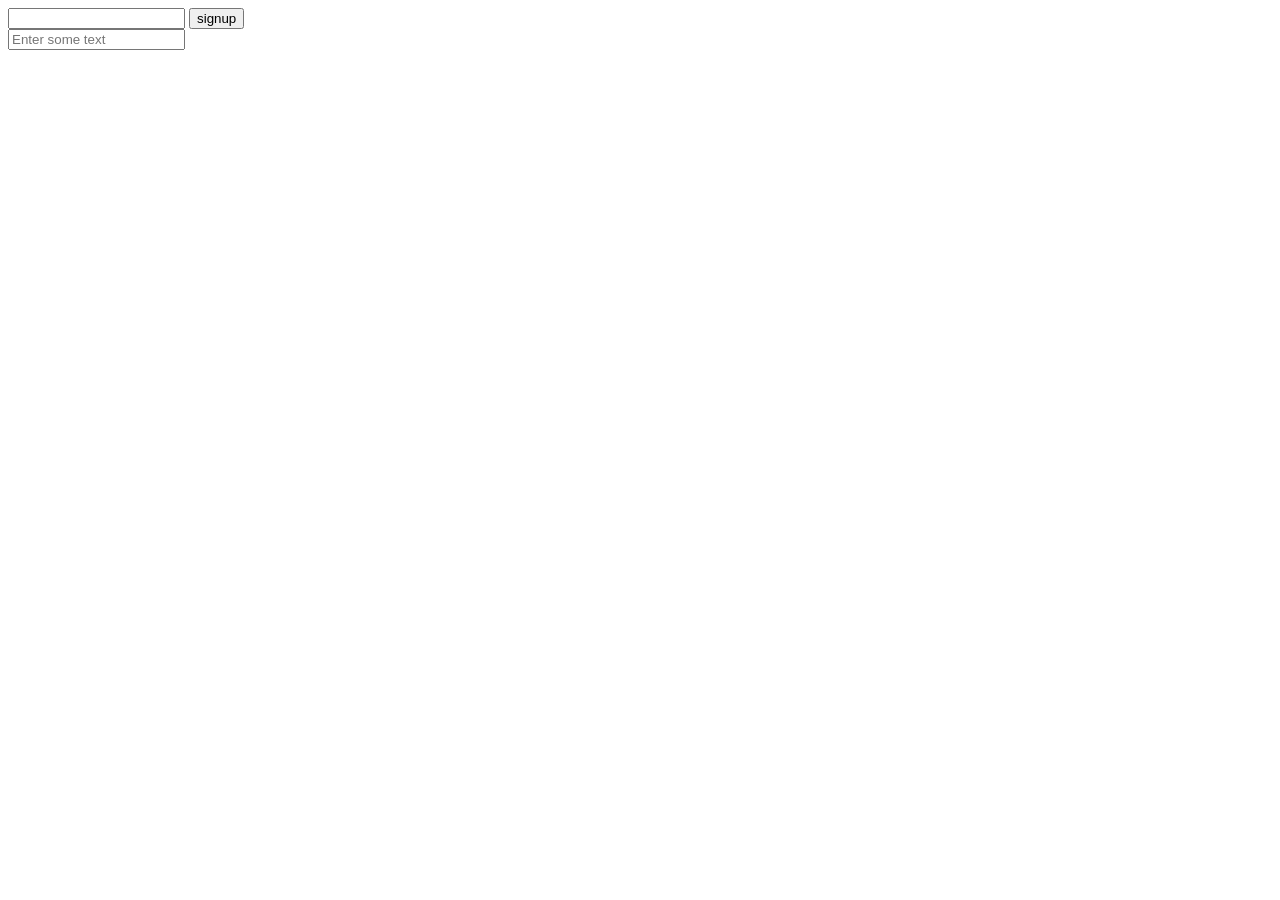
<file: ThirtyDays/index.html>
<!DOCTYPE html>
<html lang="en">
<head>
    <meta charset="UTF-8">
    <meta http-equiv="X-UA-Compatible" content="IE=edge">
    <meta name="viewport" content="width=device-width, initial-scale=1.0">
    <title>Document</title>
</head>
<body>
    <form onsubmit="signUp()">
        <input type="text" id="logname" onchange="changevalue(this.value)"/>
        <button type="submit">signup</button>
    </form>
    <input placeholder="Enter some text" name="name"/>
 <p id="log"></p>
    
    <script src="./Objects.js"></script>
</body>
</html>
</file>
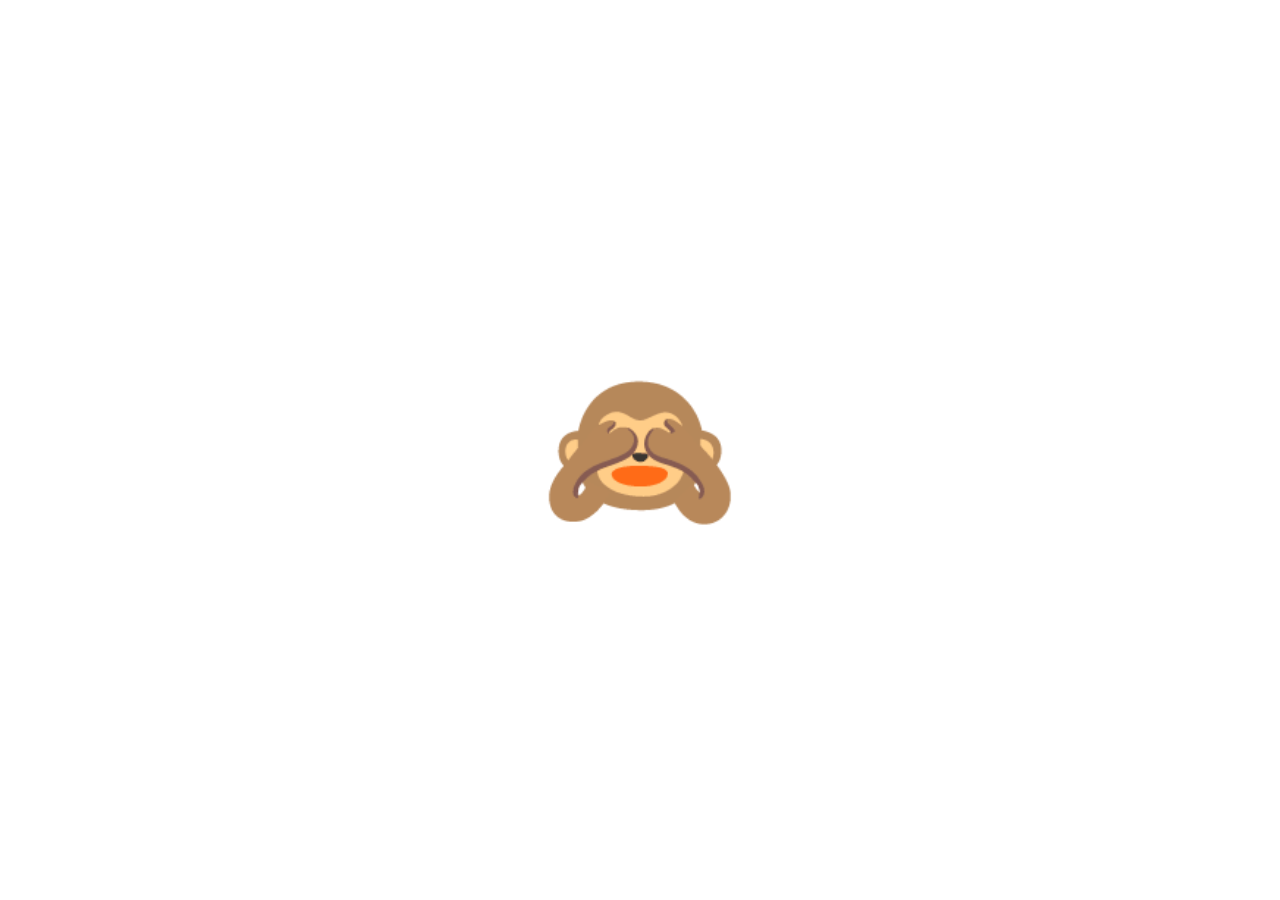
<file: js_timepass-main/Close&open/index.html>
<!DOCTYPE html>
<html lang="en">
<head>
    <meta charset="UTF-8">
    <meta http-equiv="X-UA-Compatible" content="IE=edge">
    <meta name="viewport" content="width=device-width, initial-scale=1.0">
    <link rel="stylesheet" href="./index.css">
    <title>Close & Open</title>
</head>
<body>
    <div class="emoji closed active">🙈</div>
    <div class="emoji open">🙉</div>
    <script src="./app.js"></script>
</body>
</html>
</file>
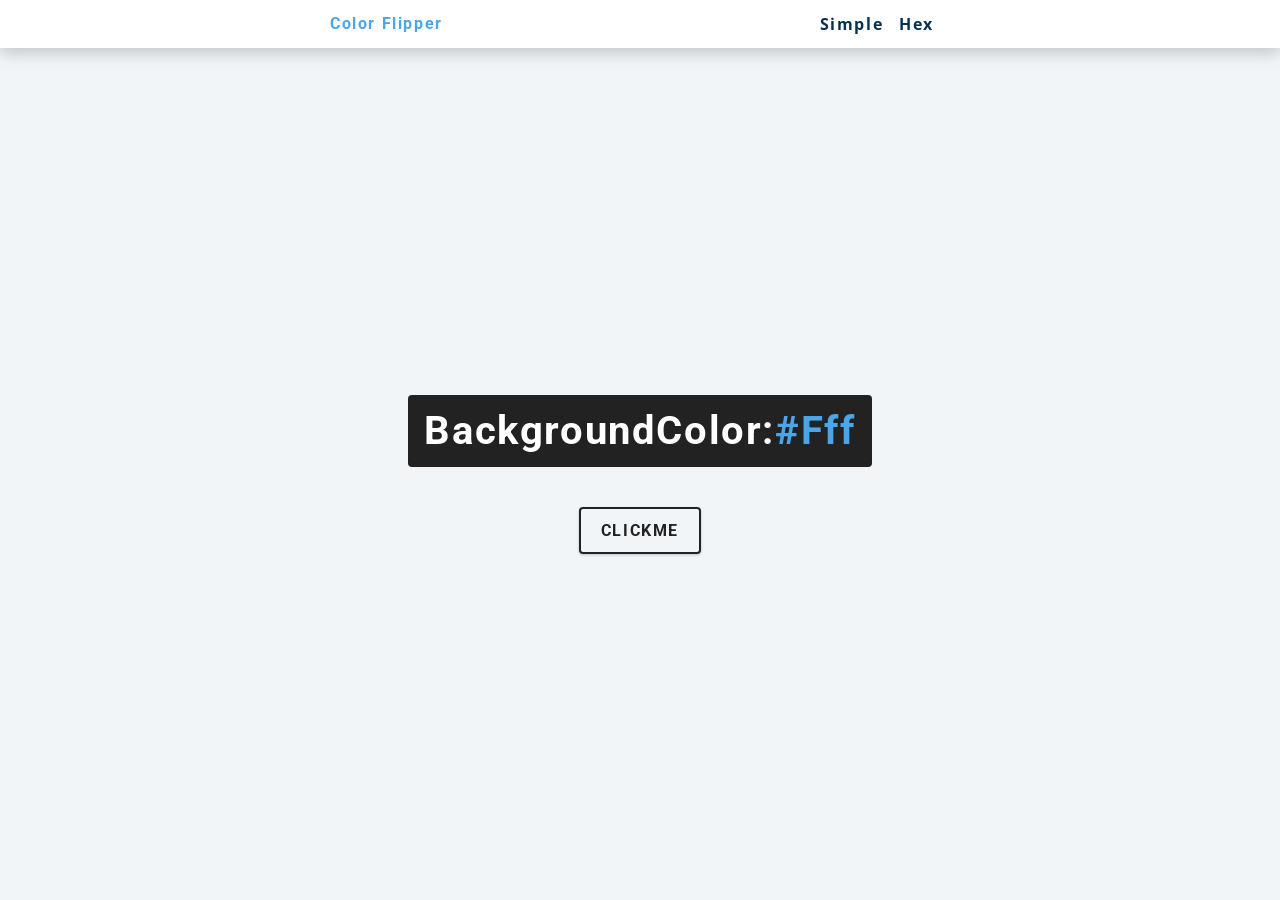
<file: js_timepass-main/color_flipper/index.html>
<!DOCTYPE html>
<html lang="en">
<head>
    <meta charset="UTF-8">
    <meta http-equiv="X-UA-Compatible" content="IE=edge">
    <meta name="viewport" content="width=device-width, initial-scale=1.0">
    <link rel="stylesheet" href="./index.css" />
    <title>Color Flipper</title>
</head>
<body>
<nav>
    <div class="nav-center">
        <h4>Color Flipper</h4>
    <ul class="nav-links">
        <li>
            <a href="./index.html">simple</a>
        </li>
        <li>
            <a href="./hex.html">Hex</a>
        </li>
    </ul>
</div>
</nav>
<main>
    <div class="container">
        <h2>BackgroundColor:<span class="color">#fff</span></h2>
        <button class="btn btn-hero" id="btn">clickme</button>
        </div>
</main>
    <script src="./app.js"></script>
</body>
</html>
</file>
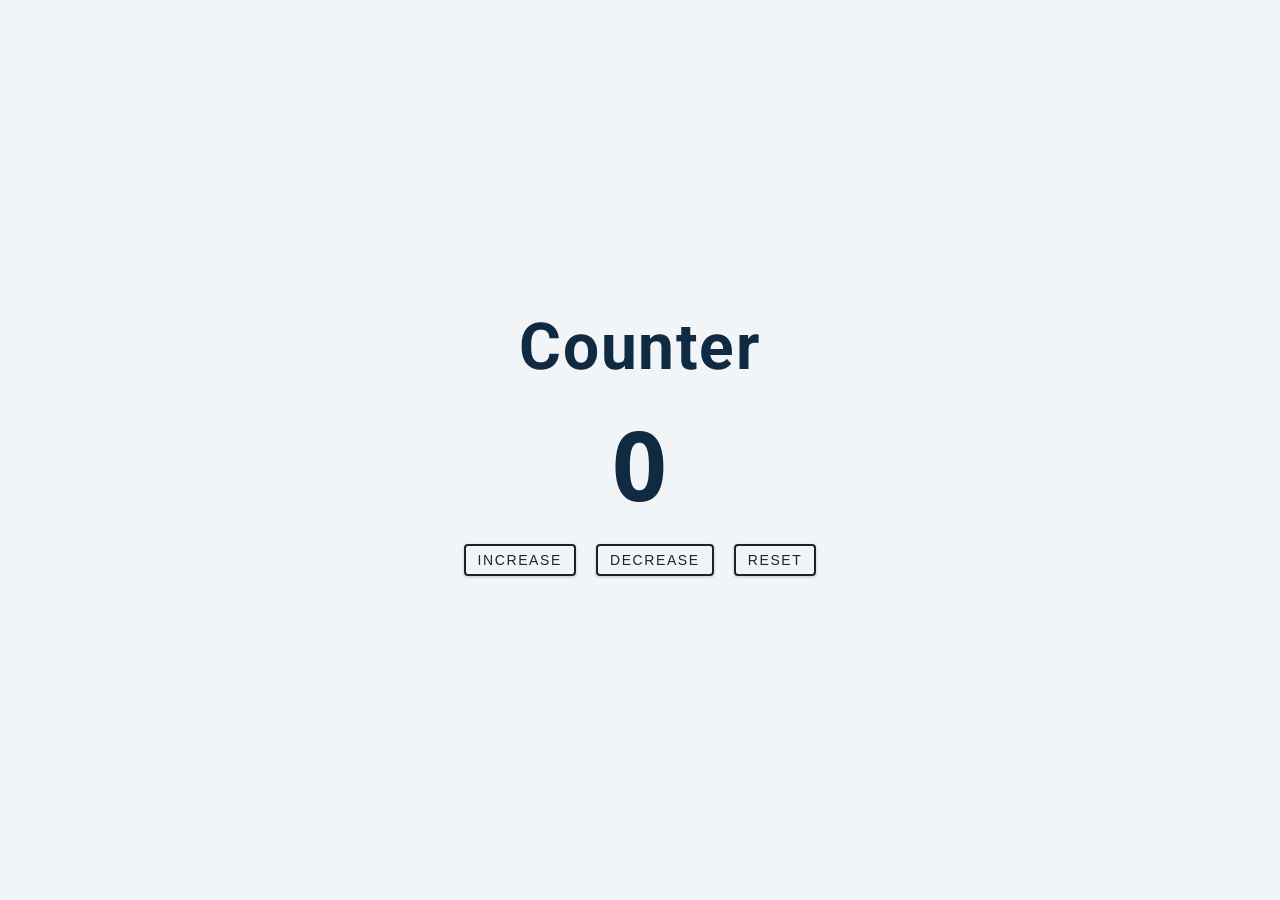
<file: js_timepass-main/counter/index.html>
<!DOCTYPE html>
<html lang="en">
<head>
    <meta charset="UTF-8">
    <meta http-equiv="X-UA-Compatible" content="IE=edge">
    <meta name="viewport" content="width=device-width, initial-scale=1.0">
    <title>Counter</title>
    <link rel="stylesheet" href="./index.css" />
</head>
<body>
    <main>
        <div class="container">
            <h1>Counter</h1>
            <span id="value">0</span>
            <div class="btn-container">
            <button class="btn increase">Increase</button>
            <button class="btn decrease">decrease</button>
            <button class="btn reset">Reset</button>        
        </div>
        </div>

    </main>
    <script src="./app.js"></script>
</body>
</html>
</file>
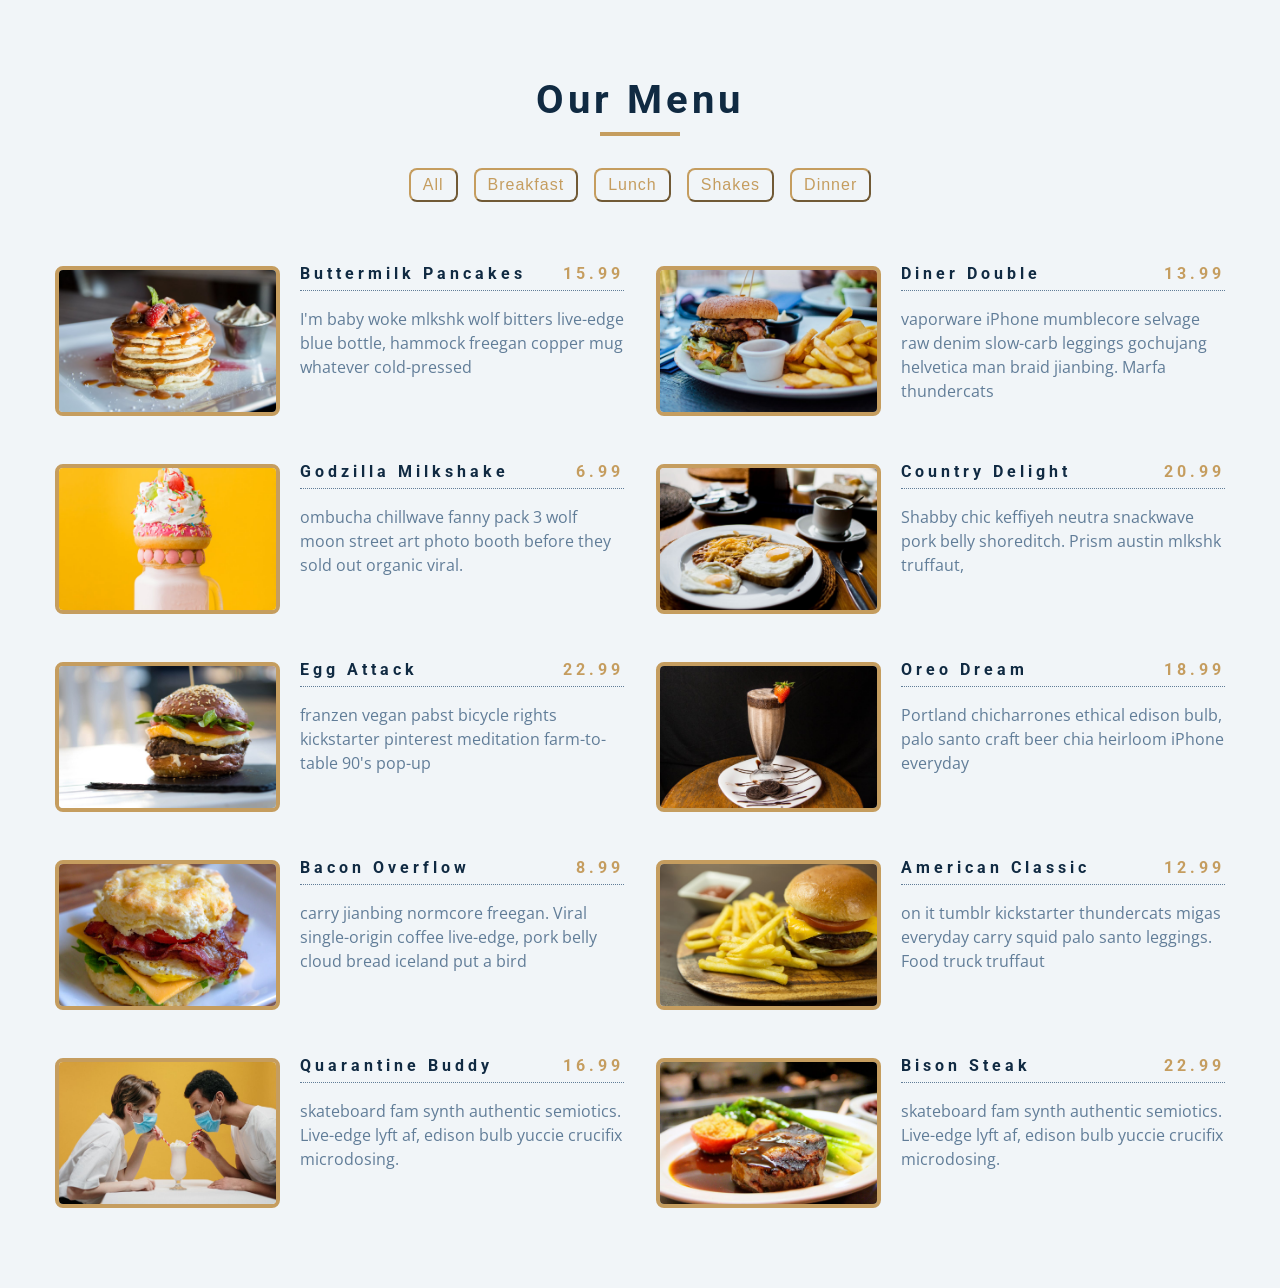
<file: js_timepass-main/Menu/index.html>
<!DOCTYPE html>
<html lang="en">
<head>
    <meta charset="UTF-8">
    <meta http-equiv="X-UA-Compatible" content="IE=edge">
    <meta name="viewport" content="width=device-width, initial-scale=1.0">
    <title>Menu</title>
    <!-- font-awesome -->
    <link
      rel="stylesheet"
      href="https://cdnjs.cloudflare.com/ajax/libs/font-awesome/5.14.0/css/all.min.css"
    />
    <link rel="stylesheet" href="./index.css" />
</head>
<body>
    <section class="menu">
        <div class="title">
            <h2>our menu</h2>
            <div class="underline"></div>
        </div>
        <div class="btn-container">

        </div>
        <div class="section-center">
            <article class="menu-item">
                <img src="./menu-item.jpeg" alt="menu item" class="photo"/>
                <div class="item-info">
                    <header>
                        <h4>buttermilk pancakes</h4>
                        <h4 class="price">$20</h4>
                    </header>
                    <p class="item-text">
                        Lorem, ipsum dolor sit amet consectetur adipisicing elit.
                         Laboriosam, nemo pariatur! Architecto necessitatibus quasi
                          optio maiores assumenda ipsam a fugit, impedit quos consequuntur
                           facere voluptatem veniam veritatis. Eos, recusandae explicabo!
                    </p>
                </div>
            </article>
            <article class="menu-item">
                <img src="./menu-item.jpeg" alt="menu item" class="photo"/>
                <div class="item-info">
                    <header>
                        <h4>buttermilk pancakes</h4>
                        <h4 class="price">$20</h4>
                    </header>
                    <p class="item-text">
                        Lorem, ipsum dolor sit amet consectetur adipisicing elit.
                         Laboriosam, nemo pariatur! Architecto necessitatibus quasi
                          optio maiores assumenda ipsam a fugit, impedit quos consequuntur
                           facere voluptatem veniam veritatis. Eos, recusandae explicabo!
                    </p>
                </div>
            </article>
            <article class="menu-item">
                <img src="./menu-item.jpeg" alt="menu item" class="photo"/>
                <div class="item-info">
                    <header>
                        <h4>buttermilk pancakes</h4>
                        <h4 class="price">$20</h4>
                    </header>
                    <p class="item-text">
                        Lorem, ipsum dolor sit amet consectetur adipisicing elit.
                         Laboriosam, nemo pariatur! Architecto necessitatibus quasi
                          optio maiores assumenda ipsam a fugit, impedit quos consequuntur
                           facere voluptatem veniam veritatis. Eos, recusandae explicabo!
                    </p>
                </div>
            </article>

        </div>
    </section>
    <script src="./app.js"></script>
</body>
</html>
</file>
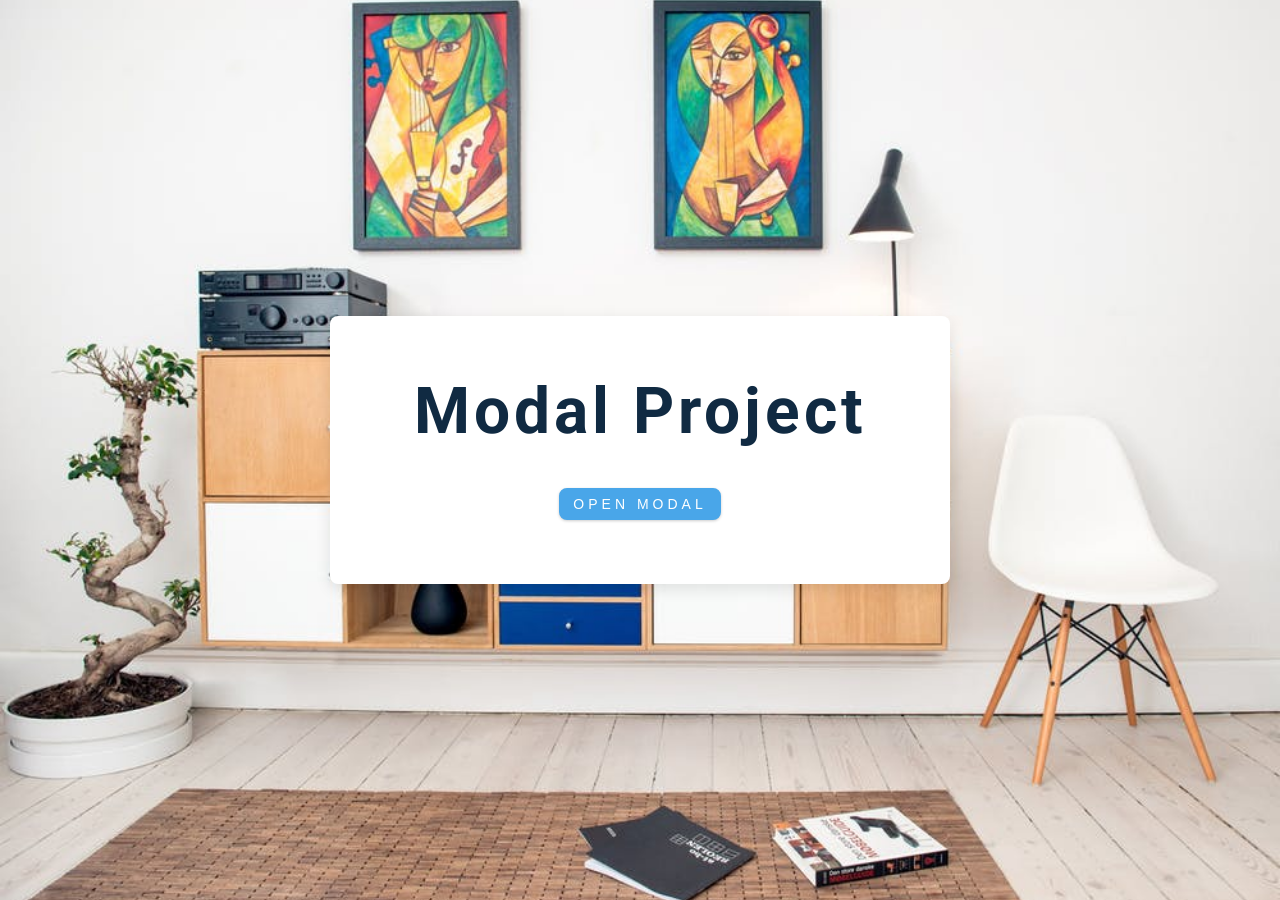
<file: js_timepass-main/modal/index.html>
<!DOCTYPE html>
<html lang="en">
<head>
    <meta charset="UTF-8">
    <meta http-equiv="X-UA-Compatible" content="IE=edge">
    <meta name="viewport" content="width=device-width, initial-scale=1.0">
    <title>Modal</title>
       <!-- font-awesome -->
       <link
       rel="stylesheet"
       href="https://cdnjs.cloudflare.com/ajax/libs/font-awesome/5.14.0/css/all.min.css"
     />
     <link rel="stylesheet" href="./index.css" />
</head>
<body>
    <header class="hero">
        <div class="banner">
            <h1>Modal Project</h1>
            <button class="btn modal-btn">open modal</button>
        </div>
    </header>
    <!-- modal -->
    <div class="modal-overlay">
        <div class="modal-container">
            <h3>modal content</h3>
            <button class="close-btn">
                <i class="fas fa-times"></i>   
            </button>
        </div>
    </div>
    <script src="./app.js"></script>
</body>
</html>
</file>
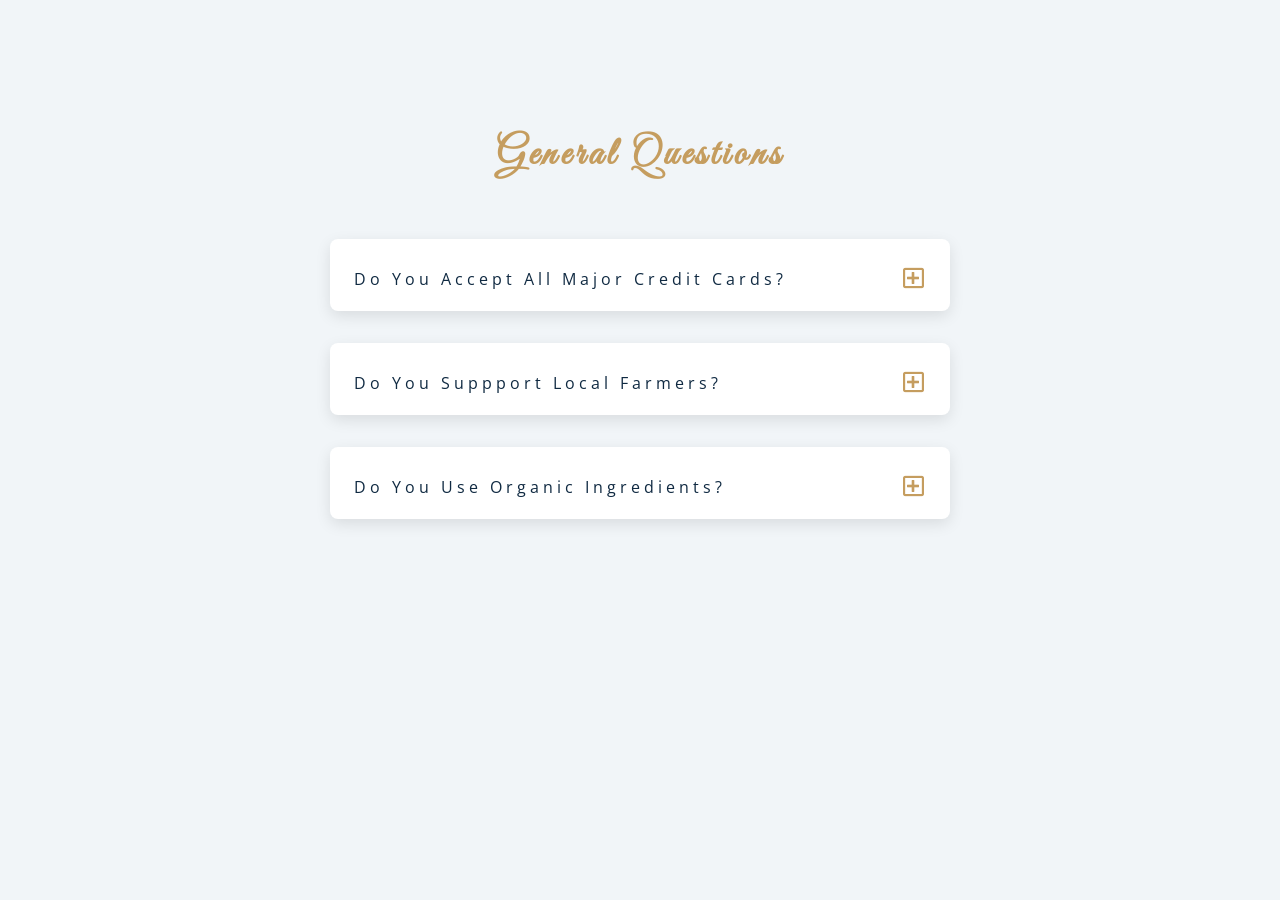
<file: js_timepass-main/Questions/index.html>
<!DOCTYPE html>
<html lang="en">
<head>
    <meta charset="UTF-8">
    <meta http-equiv="X-UA-Compatible" content="IE=edge">
    <meta name="viewport" content="width=device-width, initial-scale=1.0">
    <title>Questions</title>
     <!-- font-awesome -->
     <link rel="stylesheet" href="https://cdnjs.cloudflare.com/ajax/libs/font-awesome/5.14.0/css/all.min.css" />
     <!-- extra fonts -->
     <link
       href="https://fonts.googleapis.com/css?family=Great+Vibes&display=swap"
       rel="stylesheet"
     />
     <link rel="stylesheet" href="./index.css">
</head>
<body>
    <section class="questions">
        <!-- title -->
        <div class="title">
          <h2>general questions</h2>
        </div>
        <!-- questions -->
        <div class="section-center">
          <!-- single question -->
          <article class="question">
            <!-- question title -->
            <div class="question-title">
              <p>do you accept all major credit cards?</p>
              <button type="button" class="question-btn">
                <span class="plus-icon">
                  <i class="far fa-plus-square"></i>
                </span>
                <span class="minus-icon">
                  <i class="far fa-minus-square"></i>
                </span>
              </button>
            </div>
            <!-- question text -->
            <div class="question-text">
              <p>
                Lorem ipsum dolor sit amet, consectetur adipisicing elit. Est
                dolore illo dolores quia nemo doloribus quaerat, magni numquam
                repellat reprehenderit.
              </p>
            </div>
          </article>
          <!-- end of single question -->
          <!-- single question -->
          <article class="question">
            <!-- question title -->
            <div class="question-title">
              <p>do you suppport local farmers?</p>
              <button type="button" class="question-btn">
                <span class="plus-icon">
                  <i class="far fa-plus-square"></i>
                </span>
                <span class="minus-icon">
                  <i class="far fa-minus-square"></i>
                </span>
              </button>
            </div>
            <!-- question text -->
            <div class="question-text">
              <p>
                Lorem ipsum dolor sit amet, consectetur adipisicing elit. Est
                dolore illo dolores quia nemo doloribus quaerat, magni numquam
                repellat reprehenderit.
              </p>
            </div>
          </article>
          <!-- end of single question -->
          <!-- single question -->
          <article class="question">
            <!-- question title -->
            <div class="question-title">
              <p>do you use organic ingredients?</p>
              <!-- button -->
              <button type="button" class="question-btn">
                <span class="plus-icon">
                  <i class="far fa-plus-square"></i>
                </span>
                <span class="minus-icon">
                  <i class="far fa-minus-square"></i>
                </span>
              </button>
            </div>
            <!-- question text -->
            <div class="question-text">
              <p>
                Lorem ipsum dolor sit amet, consectetur adipisicing elit. Est
                dolore illo dolores quia nemo doloribus quaerat, magni numquam
                repellat reprehenderit.
              </p>
            </div>
          </article>
          <!-- end of single question -->
      </section>
    </main>
    <!-- js -->
    <script src="./app.js"></script>
</html>
</file>
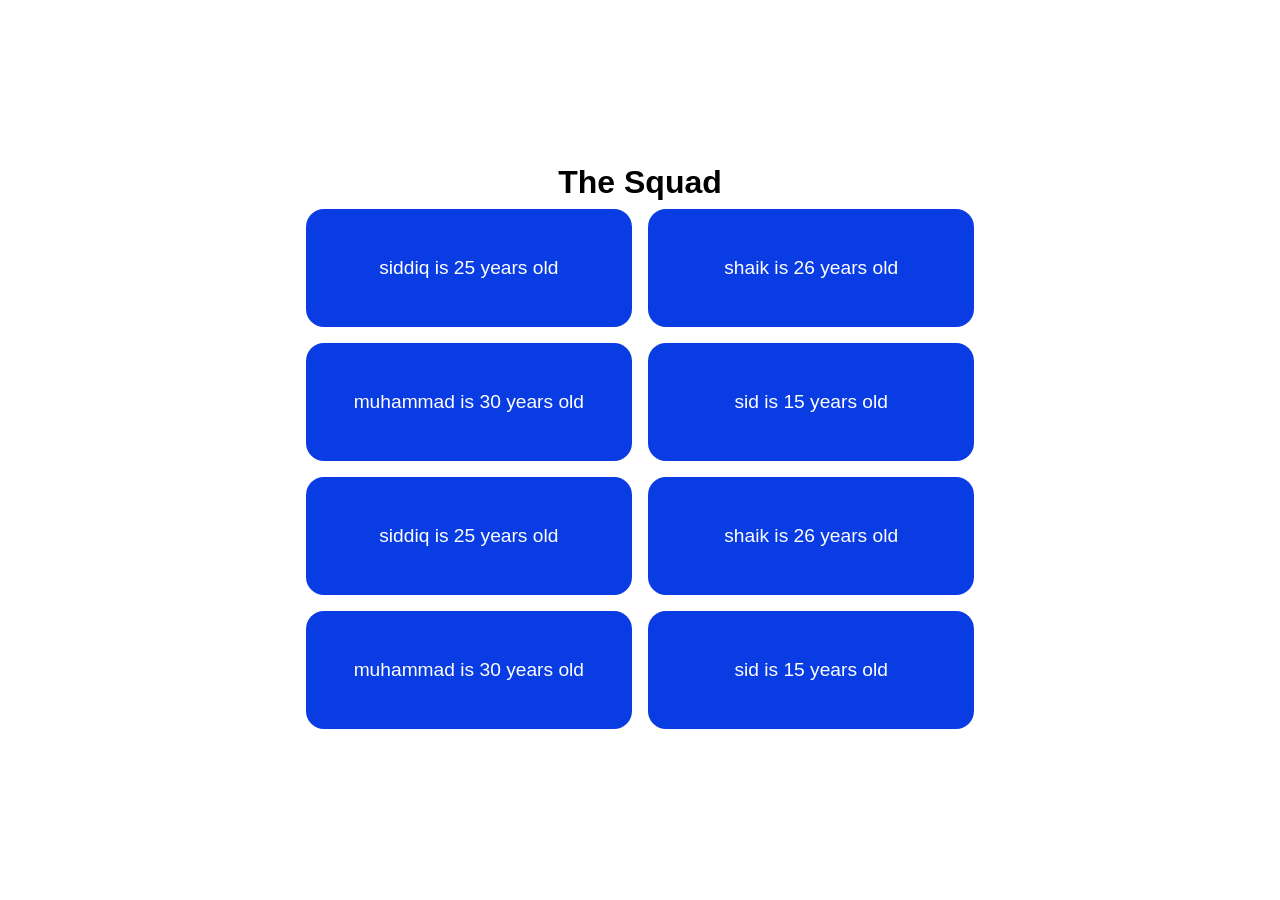
<file: js_timepass-main/The_Squad/index.html>
<!DOCTYPE html>
<html lang="en">
<head>
    <meta charset="UTF-8">
    <meta http-equiv="X-UA-Compatible" content="IE=edge">
    <meta name="viewport" content="width=device-width, initial-scale=1.0">
    <link rel="stylesheet" href="./index.css" />
    <title>The Squad</title>
</head>
<body>
    <h1>The Squad</h1>
    <div id="ref"></div>
    <script src="./app.js"></script>  
</body>
</html>
</file>
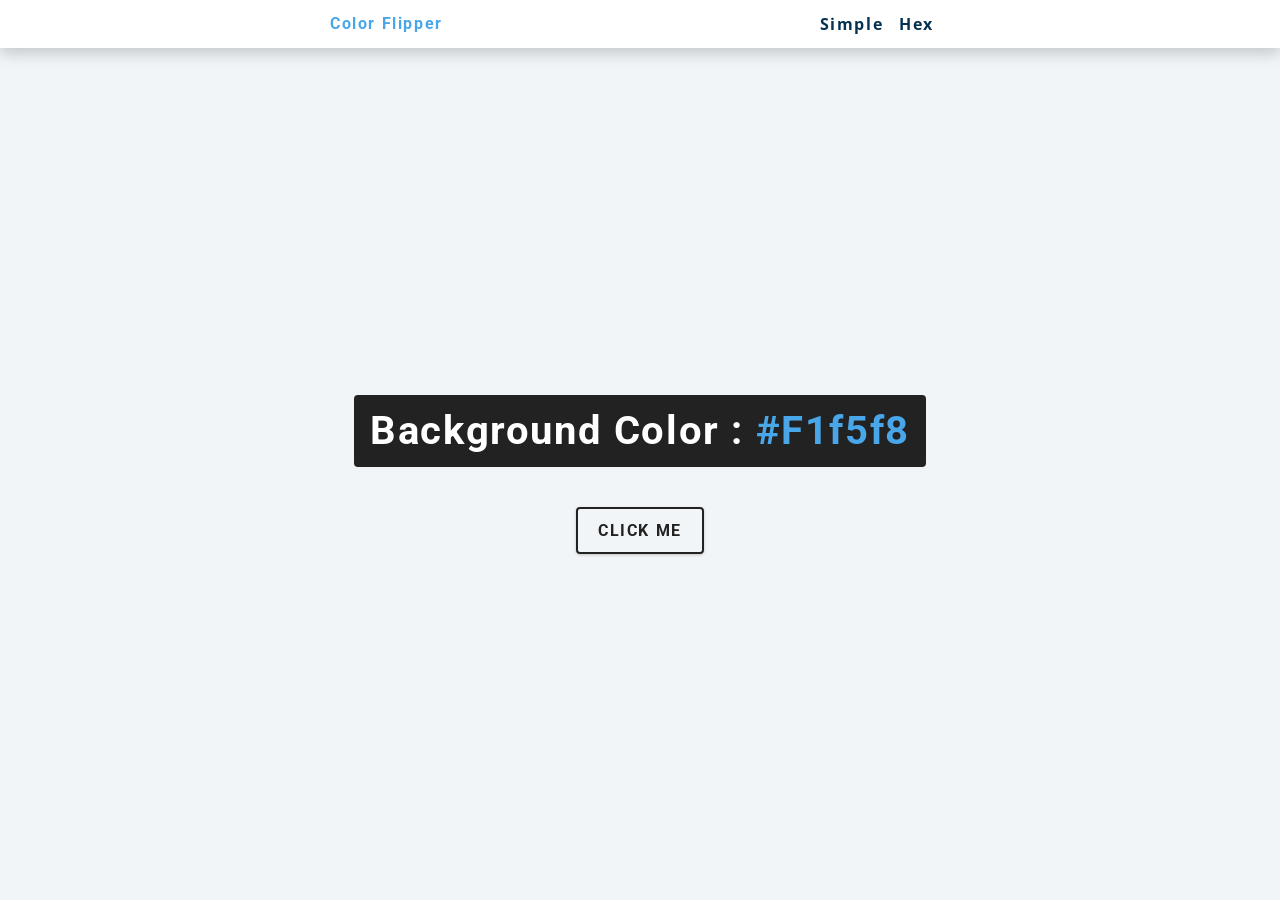
<file: js_timepass-main/color_flipper/hex.html>
<!DOCTYPE html>
<html lang="en">
<head>
    <meta charset="UTF-8">
    <meta http-equiv="X-UA-Compatible" content="IE=edge">
    <meta name="viewport" content="width=device-width, initial-scale=1.0">
    <link rel="stylesheet" href="./index.css" />
    <title>Hex color</title>
</head>
<body>
    <nav>
        <div class="nav-center">
          <h4>color flipper</h4>
          <ul class="nav-links">
            <li><a href="index.html">simple</a></li>
            <li><a href="hex.html">hex</a></li>
          </ul>
        </div>
      </nav>
      <main>
        <div class="container">
          <h2>background color : <span class="color">#f1f5f8</span></h2>
          <button class="btn btn-hero" id="btn">click me</button>
        </div>
      </main>
      <!-- javascript -->
      <script src="./hex.js"></script>
</body>
</html>
</file>
<file: js_timepass-main/Close&open/index.css>
*{
    box-sizing: border-box;
    margin: 0;
    padding: 0;
}
body{
    display: flex;
    flex-direction: column;
    justify-content: center;
    align-items: center;
    height: 100vh;
}
.emoji{
    font-size: 10rem;
    cursor: pointer;
    user-select: none;
}
.closed{
    display: none;
}
.open{
    display: none;
}
.active{
    display: block;
}
</file>
<file: js_timepass-main/color_flipper/index.css>
/*
=============== 
Fonts
===============
*/
@import url("https://fonts.googleapis.com/css?family=Open+Sans|Roboto:400,700&display=swap");

/*
=============== 
Variables
===============
*/

:root {
  /* dark shades of primary color*/
  --clr-primary-1: hsl(205, 86%, 17%);
  --clr-primary-2: hsl(205, 77%, 27%);
  --clr-primary-3: hsl(205, 72%, 37%);
  --clr-primary-4: hsl(205, 63%, 48%);
  /* primary/main color */
  --clr-primary-5: hsl(205, 78%, 60%);
  /* lighter shades of primary color */
  --clr-primary-6: hsl(205, 89%, 70%);
  --clr-primary-7: hsl(205, 90%, 76%);
  --clr-primary-8: hsl(205, 86%, 81%);
  --clr-primary-9: hsl(205, 90%, 88%);
  --clr-primary-10: hsl(205, 100%, 96%);
  /* darkest grey - used for headings */
  --clr-grey-1: hsl(209, 61%, 16%);
  --clr-grey-2: hsl(211, 39%, 23%);
  --clr-grey-3: hsl(209, 34%, 30%);
  --clr-grey-4: hsl(209, 28%, 39%);
  /* grey used for paragraphs */
  --clr-grey-5: hsl(210, 22%, 49%);
  --clr-grey-6: hsl(209, 23%, 60%);
  --clr-grey-7: hsl(211, 27%, 70%);
  --clr-grey-8: hsl(210, 31%, 80%);
  --clr-grey-9: hsl(212, 33%, 89%);
  --clr-grey-10: hsl(210, 36%, 96%);
  --clr-white: #fff;
  --clr-red-dark: hsl(360, 67%, 44%);
  --clr-red-light: hsl(360, 71%, 66%);
  --clr-green-dark: hsl(125, 67%, 44%);
  --clr-green-light: hsl(125, 71%, 66%);
  --clr-black: #222;
  --ff-primary: "Roboto", sans-serif;
  --ff-secondary: "Open Sans", sans-serif;
  --transition: all 0.3s linear;
  --spacing: 0.1rem;
  --radius: 0.25rem;
  --light-shadow: 0 5px 15px rgba(0, 0, 0, 0.1);
  --dark-shadow: 0 5px 15px rgba(0, 0, 0, 0.2);
  --max-width: 1170px;
  --fixed-width: 620px;
}
/*
=============== 
Global Styles
===============
*/

*,
::after,
::before {
  margin: 0;
  padding: 0;
  box-sizing: border-box;
}
body {
  font-family: var(--ff-secondary);
  background: var(--clr-grey-10);
  color: var(--clr-grey-1);
  line-height: 1.5;
  font-size: 0.875rem;
}
ul {
  list-style-type: none;
}
a {
  text-decoration: none;
}
h1,
h2,
h3,
h4 {
  letter-spacing: var(--spacing);
  text-transform: capitalize;
  line-height: 1.25;
  margin-bottom: 0.75rem;
  font-family: var(--ff-primary);
}
h1 {
  font-size: 3rem;
}
h2 {
  font-size: 2rem;
}
h3 {
  font-size: 1.25rem;
}
h4 {
  font-size: 0.875rem;
}
p {
  margin-bottom: 1.25rem;
  color: var(--clr-grey-5);
}
@media screen and (min-width: 800px) {
  h1 {
    font-size: 4rem;
  }
  h2 {
    font-size: 2.5rem;
  }
  h3 {
    font-size: 1.75rem;
  }
  h4 {
    font-size: 1rem;
  }
  body {
    font-size: 1rem;
  }
  h1,
  h2,
  h3,
  h4 {
    line-height: 1;
  }
}
/*  global classes */

/* section */
.section {
  padding: 5rem 0;
}

.section-center {
  width: 90vw;
  margin: 0 auto;
  max-width: 1170px;
}
@media screen and (min-width: 992px) {
  .section-center {
    width: 95vw;
  }
}
main {
  min-height: 100vh;
  display: grid;
  place-items: center;
}

/*
=============== 
Nav
===============
*/
nav {
  background: var(--clr-white);
  height: 3rem;
  display: grid;
  align-items: center;
  box-shadow: var(--dark-shadow);
}
.nav-center {
  width: 90vw;
  max-width: var(--fixed-width);
  margin: 0 auto;
  display: flex;
  align-items: center;
  justify-content: space-between;
}
.nav-center h4 {
  margin-bottom: 0;
  color: var(--clr-primary-5);
}
.nav-links {
  display: flex;
}
nav a {
  text-transform: capitalize;
  font-weight: 700;
  font-size: 1rem;
  color: var(--clr-primary-1);
  letter-spacing: var(--spacing);
  margin-right: 1rem;
}
nav a:hover {
  color: var(--clr-primary-5);
}
/*
=============== 
Container
===============
*/
main {
  min-height: calc(100vh - 3rem);
  display: grid;
  place-items: center;
}
.container {
  text-align: center;
}
.container h2 {
  background: var(--clr-black);
  color: var(--clr-white);
  padding: 1rem;
  border-radius: var(--radius);
  margin-bottom: 2.5rem;
}
.color {
  color: var(--clr-primary-5);
}
.btn-hero {
  font-family: var(--ff-primary);
  text-transform: uppercase;
  background: transparent;
  color: var(--clr-black);
  letter-spacing: var(--spacing);
  display: inline-block;
  font-weight: 700;
  transition: var(--transition);
  border: 2px solid var(--clr-black);
  cursor: pointer;
  box-shadow: 0 1px 3px rgba(0, 0, 0, 0.2);
  border-radius: var(--radius);
  font-size: 1rem;
  padding: 0.75rem 1.25rem;
}
.btn-hero:hover {
  color: var(--clr-white);
  background: var(--clr-black);
}
</file>
<file: js_timepass-main/counter/index.css>
/*
=============== 
Fonts
===============
*/
@import url("https://fonts.googleapis.com/css?family=Open+Sans|Roboto:400,700&display=swap");

/*
=============== 
Variables
===============
*/

:root {
  /* dark shades of primary color*/
  --clr-primary-1: hsl(205, 86%, 17%);
  --clr-primary-2: hsl(205, 77%, 27%);
  --clr-primary-3: hsl(205, 72%, 37%);
  --clr-primary-4: hsl(205, 63%, 48%);
  /* primary/main color */
  --clr-primary-5: hsl(205, 78%, 60%);
  /* lighter shades of primary color */
  --clr-primary-6: hsl(205, 89%, 70%);
  --clr-primary-7: hsl(205, 90%, 76%);
  --clr-primary-8: hsl(205, 86%, 81%);
  --clr-primary-9: hsl(205, 90%, 88%);
  --clr-primary-10: hsl(205, 100%, 96%);
  /* darkest grey - used for headings */
  --clr-grey-1: hsl(209, 61%, 16%);
  --clr-grey-2: hsl(211, 39%, 23%);
  --clr-grey-3: hsl(209, 34%, 30%);
  --clr-grey-4: hsl(209, 28%, 39%);
  /* grey used for paragraphs */
  --clr-grey-5: hsl(210, 22%, 49%);
  --clr-grey-6: hsl(209, 23%, 60%);
  --clr-grey-7: hsl(211, 27%, 70%);
  --clr-grey-8: hsl(210, 31%, 80%);
  --clr-grey-9: hsl(212, 33%, 89%);
  --clr-grey-10: hsl(210, 36%, 96%);
  --clr-white: #fff;
  --clr-red-dark: hsl(360, 67%, 44%);
  --clr-red-light: hsl(360, 71%, 66%);
  --clr-green-dark: hsl(125, 67%, 44%);
  --clr-green-light: hsl(125, 71%, 66%);
  --clr-black: #222;
  --ff-primary: "Roboto", sans-serif;
  --ff-secondary: "Open Sans", sans-serif;
  --transition: all 0.3s linear;
  --spacing: 0.1rem;
  --radius: 0.25rem;
  --light-shadow: 0 5px 15px rgba(0, 0, 0, 0.1);
  --dark-shadow: 0 5px 15px rgba(0, 0, 0, 0.2);
  --max-width: 1170px;
  --fixed-width: 620px;
}
/*
=============== 
Global Styles
===============
*/

*,
::after,
::before {
  margin: 0;
  padding: 0;
  box-sizing: border-box;
}
body {
  font-family: var(--ff-secondary);
  background: var(--clr-grey-10);
  color: var(--clr-grey-1);
  line-height: 1.5;
  font-size: 0.875rem;
}
ul {
  list-style-type: none;
}
a {
  text-decoration: none;
}
h1,
h2,
h3,
h4 {
  letter-spacing: var(--spacing);
  text-transform: capitalize;
  line-height: 1.25;
  margin-bottom: 0.75rem;
  font-family: var(--ff-primary);
}
h1 {
  font-size: 3rem;
}
h2 {
  font-size: 2rem;
}
h3 {
  font-size: 1.25rem;
}
h4 {
  font-size: 0.875rem;
}
p {
  margin-bottom: 1.25rem;
  color: var(--clr-grey-5);
}
@media screen and (min-width: 800px) {
  h1 {
    font-size: 4rem;
  }
  h2 {
    font-size: 2.5rem;
  }
  h3 {
    font-size: 1.75rem;
  }
  h4 {
    font-size: 1rem;
  }
  body {
    font-size: 1rem;
  }
  h1,
  h2,
  h3,
  h4 {
    line-height: 1;
  }
}
/*  global classes */

/* section */
.section {
  padding: 5rem 0;
}

.section-center {
  width: 90vw;
  margin: 0 auto;
  max-width: 1170px;
}
@media screen and (min-width: 992px) {
  .section-center {
    width: 95vw;
  }
}
main {
  min-height: 100vh;
  display: grid;
  place-items: center;
}

/*
=============== 
Counter
===============
*/

main {
  min-height: 100vh;
  display: grid;
  place-items: center;
}
.container {
  text-align: center;
}
#value {
  font-size: 6rem;
  font-weight: bold;
}
.btn {
  text-transform: uppercase;
  background: transparent;
  color: var(--clr-black);
  padding: 0.375rem 0.75rem;
  letter-spacing: var(--spacing);
  display: inline-block;
  transition: var(--transition);
  font-size: 0.875rem;
  border: 2px solid var(--clr-black);
  cursor: pointer;
  box-shadow: 0 1px 3px rgba(0, 0, 0, 0.2);
  border-radius: var(--radius);
  margin: 0.5rem;
}
.btn:hover {
  color: var(--clr-white);
  background: var(--clr-black);
}
</file>
<file: js_timepass-main/Menu/index.css>
/*
=============== 
Fonts
===============
*/
@import url("https://fonts.googleapis.com/css?family=Open+Sans|Roboto:400,700&display=swap");

/*
=============== 
Variables
===============
*/

:root {
  /* dark shades of primary color*/
  --clr-primary-1: hsl(205, 86%, 17%);
  --clr-primary-2: hsl(205, 77%, 27%);
  --clr-primary-3: hsl(205, 72%, 37%);
  --clr-primary-4: hsl(205, 63%, 48%);
  /* primary/main color */
  --clr-primary-5: #49a6e9;
  /* lighter shades of primary color */
  --clr-primary-6: hsl(205, 89%, 70%);
  --clr-primary-7: hsl(205, 90%, 76%);
  --clr-primary-8: hsl(205, 86%, 81%);
  --clr-primary-9: hsl(205, 90%, 88%);
  --clr-primary-10: hsl(205, 100%, 96%);
  /* darkest grey - used for headings */
  --clr-grey-1: hsl(209, 61%, 16%);
  --clr-grey-2: hsl(211, 39%, 23%);
  --clr-grey-3: hsl(209, 34%, 30%);
  --clr-grey-4: hsl(209, 28%, 39%);
  /* grey used for paragraphs */
  --clr-grey-5: hsl(210, 22%, 49%);
  --clr-grey-6: hsl(209, 23%, 60%);
  --clr-grey-7: hsl(211, 27%, 70%);
  --clr-grey-8: hsl(210, 31%, 80%);
  --clr-grey-9: hsl(212, 33%, 89%);
  --clr-grey-10: hsl(210, 36%, 96%);
  --clr-white: #fff;
  --clr-red-dark: hsl(360, 67%, 44%);
  --clr-red-light: hsl(360, 71%, 66%);
  --clr-green-dark: hsl(125, 67%, 44%);
  --clr-green-light: hsl(125, 71%, 66%);
  --clr-gold: #c59d5f;
  --clr-black: #222;
  --ff-primary: "Roboto", sans-serif;
  --ff-secondary: "Open Sans", sans-serif;
  --transition: all 0.3s linear;
  --spacing: 0.25rem;
  --radius: 0.5rem;
  --light-shadow: 0 5px 15px rgba(0, 0, 0, 0.1);
  --dark-shadow: 0 5px 15px rgba(0, 0, 0, 0.2);
  --max-width: 1170px;
  --fixed-width: 620px;
}
/*
=============== 
Global Styles
===============
*/

*,
::after,
::before {
  margin: 0;
  padding: 0;
  box-sizing: border-box;
}
body {
  font-family: var(--ff-secondary);
  background: var(--clr-grey-10);
  color: var(--clr-grey-1);
  line-height: 1.5;
  font-size: 0.875rem;
}
ul {
  list-style-type: none;
}
a {
  text-decoration: none;
}
img:not(.logo) {
  width: 100%;
}
img {
  display: block;
}

h1,
h2,
h3,
h4 {
  letter-spacing: var(--spacing);
  text-transform: capitalize;
  line-height: 1.25;
  margin-bottom: 0.75rem;
  font-family: var(--ff-primary);
}
h1 {
  font-size: 3rem;
}
h2 {
  font-size: 2rem;
}
h3 {
  font-size: 1.25rem;
}
h4 {
  font-size: 0.875rem;
}
p {
  margin-bottom: 1.25rem;
  color: var(--clr-grey-5);
}
@media screen and (min-width: 800px) {
  h1 {
    font-size: 4rem;
  }
  h2 {
    font-size: 2.5rem;
  }
  h3 {
    font-size: 1.75rem;
  }
  h4 {
    font-size: 1rem;
  }
  body {
    font-size: 1rem;
  }
  h1,
  h2,
  h3,
  h4 {
    line-height: 1;
  }
}
/*  global classes */

.btn {
  text-transform: uppercase;
  background: transparent;
  color: var(--clr-black);
  padding: 0.375rem 0.75rem;
  letter-spacing: var(--spacing);
  display: inline-block;
  transition: var(--transition);
  font-size: 0.875rem;
  border: 2px solid var(--clr-black);
  cursor: pointer;
  box-shadow: 0 1px 3px rgba(0, 0, 0, 0.2);
  border-radius: var(--radius);
}
.btn:hover {
  color: var(--clr-white);
  background: var(--clr-black);
}
/* section */
.section {
  padding: 5rem 0;
}

main {
  min-height: 100vh;
  display: grid;
  place-items: center;
}
/*
=============== 
Menu
===============
*/

.menu {
  padding: 5rem 0;
}
.title {
  text-align: center;
  margin-bottom: 2rem;
}
.underline {
  width: 5rem;
  height: 0.25rem;
  background: var(--clr-gold);
  margin-left: auto;
  margin-right: auto;
}
.btn-container {
  margin-bottom: 4rem;
  display: flex;
  justify-content: center;
}
.filter-btn {
  background: transparent;
  border-color: var(--clr-gold);
  font-size: 1rem;
  text-transform: capitalize;
  margin: 0 0.5rem;
  letter-spacing: 1px;
  border-radius: var(--radius);
  padding: 0.375rem 0.75rem;
  color: var(--clr-gold);
  cursor: pointer;
  transition: var(--transition);
}
.filter-btn:hover {
  background: var(--clr-gold);
  color: var(--clr-white);
}
.section-center {
  width: 90vw;
  margin: 0 auto;
  max-width: 1170px;
  display: grid;
  gap: 3rem 2rem;
  justify-items: center;
}
.menu-item {
  display: grid;
  gap: 1rem 2rem;
  max-width: 25rem;
}
.photo {
  object-fit: cover;
  height: 200px;
  border: 0.25rem solid var(--clr-gold);
  border-radius: var(--radius);
}
.item-info header {
  display: flex;
  justify-content: space-between;
  border-bottom: 0.5px dotted var(--clr-grey-5);
}
.item-info h4 {
  margin-bottom: 0.5rem;
}
.price {
  color: var(--clr-gold);
}
.item-text {
  margin-bottom: 0;
  padding-top: 1rem;
}

@media screen and (min-width: 768px) {
  .menu-item {
    grid-template-columns: 225px 1fr;
    gap: 0 1.25rem;
    max-width: 40rem;
  }
  .photo {
    height: 175px;
  }
}
@media screen and (min-width: 1200px) {
  .section-center {
    width: 95vw;
    grid-template-columns: 1fr 1fr;
  }
  .photo {
    height: 150px;
  }
}
</file>
<file: js_timepass-main/modal/index.css>
/*
=============== 
Fonts
===============
*/
@import url("https://fonts.googleapis.com/css?family=Open+Sans|Roboto:400,700&display=swap");

/*
=============== 
Variables
===============
*/

:root {
  /* dark shades of primary color*/
  --clr-primary-1: hsl(205, 86%, 17%);
  --clr-primary-2: hsl(205, 77%, 27%);
  --clr-primary-3: hsl(205, 72%, 37%);
  --clr-primary-4: hsl(205, 63%, 48%);
  /* primary/main color */
  --clr-primary-5: #49a6e9;
  /* --clr-primary-5: rgb(73, 166, 233); */
  /* lighter shades of primary color */
  --clr-primary-6: hsl(205, 89%, 70%);
  --clr-primary-7: hsl(205, 90%, 76%);
  --clr-primary-8: hsl(205, 86%, 81%);
  --clr-primary-9: hsl(205, 90%, 88%);
  --clr-primary-10: hsl(205, 100%, 96%);
  /* darkest grey - used for headings */
  --clr-grey-1: hsl(209, 61%, 16%);
  --clr-grey-2: hsl(211, 39%, 23%);
  --clr-grey-3: hsl(209, 34%, 30%);
  --clr-grey-4: hsl(209, 28%, 39%);
  /* grey used for paragraphs */
  --clr-grey-5: hsl(210, 22%, 49%);
  --clr-grey-6: hsl(209, 23%, 60%);
  --clr-grey-7: hsl(211, 27%, 70%);
  --clr-grey-8: hsl(210, 31%, 80%);
  --clr-grey-9: hsl(212, 33%, 89%);
  --clr-grey-10: hsl(210, 36%, 96%);
  --clr-white: #fff;
  --clr-red-dark: hsl(360, 67%, 44%);
  --clr-red-light: hsl(360, 71%, 66%);
  --clr-green-dark: hsl(125, 67%, 44%);
  --clr-green-light: hsl(125, 71%, 66%);
  --clr-black: #222;
  --ff-primary: "Roboto", sans-serif;
  --ff-secondary: "Open Sans", sans-serif;
  --transition: all 0.3s linear;
  --spacing: 0.25rem;
  --radius: 0.5rem;
  --light-shadow: 0 5px 15px rgba(0, 0, 0, 0.1);
  --dark-shadow: 0 5px 15px rgba(0, 0, 0, 0.2);
  --max-width: 1170px;
  --fixed-width: 620px;
}
/*
=============== 
Global Styles
===============
*/

*,
::after,
::before {
  margin: 0;
  padding: 0;
  box-sizing: border-box;
}
body {
  font-family: var(--ff-secondary);
  background: var(--clr-grey-10);
  color: var(--clr-grey-1);
  line-height: 1.5;
  font-size: 0.875rem;
}
ul {
  list-style-type: none;
}
a {
  text-decoration: none;
}
img:not(.logo) {
  width: 100%;
}
img {
  display: block;
}

h1,
h2,
h3,
h4 {
  letter-spacing: var(--spacing);
  text-transform: capitalize;
  line-height: 1.25;
  margin-bottom: 0.75rem;
  font-family: var(--ff-primary);
}
h1 {
  font-size: 3rem;
}
h2 {
  font-size: 2rem;
}
h3 {
  font-size: 1.25rem;
}
h4 {
  font-size: 0.875rem;
}
p {
  margin-bottom: 1.25rem;
  color: var(--clr-grey-5);
}
@media screen and (min-width: 800px) {
  h1 {
    font-size: 4rem;
  }
  h2 {
    font-size: 2.5rem;
  }
  h3 {
    font-size: 1.75rem;
  }
  h4 {
    font-size: 1rem;
  }
  body {
    font-size: 1rem;
  }
  h1,
  h2,
  h3,
  h4 {
    line-height: 1;
  }
}
/*  global classes */

.btn {
  text-transform: uppercase;
  background: transparent;
  color: var(--clr-black);
  padding: 0.375rem 0.75rem;
  letter-spacing: var(--spacing);
  display: inline-block;
  transition: var(--transition);
  font-size: 0.875rem;
  border: 2px solid var(--clr-black);
  cursor: pointer;
  box-shadow: 0 1px 3px rgba(0, 0, 0, 0.2);
  border-radius: var(--radius);
}
.btn:hover {
  color: var(--clr-white);
  background: var(--clr-black);
}
/* section */
.section {
  padding: 5rem 0;
}

.section-center {
  width: 90vw;
  margin: 0 auto;
  max-width: 1170px;
}
@media screen and (min-width: 992px) {
  .section-center {
    width: 95vw;
  }
}
main {
  min-height: 100vh;
  display: grid;
  place-items: center;
}
/*
=============== 
Modal
===============
*/
.hero {
  min-height: 100vh;
  background: url("./hero.jpeg") center/cover no-repeat;
  display: grid;
  place-items: center;
}
.banner {
  background: var(--clr-white);
  padding: 4rem 0;
  border-radius: var(--radius);
  box-shadow: var(--light-shadow);
  text-align: center;
  width: 90vw;
  max-width: var(--fixed-width);
}
.modal-btn {
  margin-top: 2rem;
  background: var(--clr-primary-5);
  border-color: var(--clr-primary-5);
  color: var(--clr-white);
}
.modal-btn:hover {
  background: transparent;
  color: var(--clr-primary-5);
}
.modal-overlay {
  position: fixed;
  top: 0;
  left: 0;
  width: 100%;
  height: 100%;
  background: rgba(73, 166, 233, 0.5);
  display: grid;
  place-items: center;
  transition: var(--transition);
  visibility: hidden;
  z-index: -10;
}
/* OPEN/CLOSE MODAL */
.open-modal {
  visibility: visible;
  z-index: 10;
}
.modal-container {
  background: var(--clr-white);
  border-radius: var(--radius);
  width: 90vw;
  height: 30vh;
  max-width: var(--fixed-width);
  text-align: center;
  display: grid;
  place-items: center;
  position: relative;
}
.close-btn {
  position: absolute;
  top: 1rem;
  right: 1rem;
  font-size: 2rem;
  background: transparent;
  border-color: transparent;
  color: var(--clr-red-dark);
  cursor: pointer;
  transition: var(--transition);
}
.close-btn:hover {
  color: var(--clr-red-light);
  transform: scale(1.3);
}
</file>
<file: js_timepass-main/Questions/index.css>
/*
=============== 
Fonts
===============
*/
@import url("https://fonts.googleapis.com/css?family=Open+Sans|Roboto:400,700&display=swap");

/*
=============== 
Variables
===============
*/

:root {
  /* dark shades of primary color*/
  --clr-primary-1: hsl(205, 86%, 17%);
  --clr-primary-2: hsl(205, 77%, 27%);
  --clr-primary-3: hsl(205, 72%, 37%);
  --clr-primary-4: hsl(205, 63%, 48%);
  /* primary/main color */
  --clr-primary-5: #49a6e9;
  /* lighter shades of primary color */
  --clr-primary-6: hsl(205, 89%, 70%);
  --clr-primary-7: hsl(205, 90%, 76%);
  --clr-primary-8: hsl(205, 86%, 81%);
  --clr-primary-9: hsl(205, 90%, 88%);
  --clr-primary-10: hsl(205, 100%, 96%);
  /* darkest grey - used for headings */
  --clr-grey-1: hsl(209, 61%, 16%);
  --clr-grey-2: hsl(211, 39%, 23%);
  --clr-grey-3: hsl(209, 34%, 30%);
  --clr-grey-4: hsl(209, 28%, 39%);
  /* grey used for paragraphs */
  --clr-grey-5: hsl(210, 22%, 49%);
  --clr-grey-6: hsl(209, 23%, 60%);
  --clr-grey-7: hsl(211, 27%, 70%);
  --clr-grey-8: hsl(210, 31%, 80%);
  --clr-grey-9: hsl(212, 33%, 89%);
  --clr-grey-10: hsl(210, 36%, 96%);
  --clr-white: #fff;
  --clr-red-dark: hsl(360, 67%, 44%);
  --clr-red-light: hsl(360, 71%, 66%);
  --clr-green-dark: hsl(125, 67%, 44%);
  --clr-green-light: hsl(125, 71%, 66%);
  --clr-gold: #c59d5f;
  --clr-black: #222;
  --ff-primary: "Roboto", sans-serif;
  --ff-secondary: "Open Sans", sans-serif;
  --transition: all 0.3s linear;
  --spacing: 0.25rem;
  --radius: 0.5rem;
  --light-shadow: 0 5px 15px rgba(0, 0, 0, 0.1);
  --dark-shadow: 0 5px 15px rgba(0, 0, 0, 0.2);
  --max-width: 1170px;
  --fixed-width: 620px;
}
/*
=============== 
Global Styles
===============
*/

*,
::after,
::before {
  margin: 0;
  padding: 0;
  box-sizing: border-box;
}
body {
  font-family: var(--ff-secondary);
  background: var(--clr-grey-10);
  color: var(--clr-grey-1);
  line-height: 1.5;
  font-size: 0.875rem;
}
ul {
  list-style-type: none;
}
a {
  text-decoration: none;
}
img:not(.logo) {
  width: 100%;
}
img {
  display: block;
}

h1,
h2,
h3,
h4 {
  letter-spacing: var(--spacing);
  text-transform: capitalize;
  line-height: 1.25;
  margin-bottom: 0.75rem;
  font-family: var(--ff-primary);
}
h1 {
  font-size: 3rem;
}
h2 {
  font-size: 2rem;
}
h3 {
  font-size: 1.25rem;
}
h4 {
  font-size: 0.875rem;
}
p {
  margin-bottom: 1.25rem;
  color: var(--clr-grey-5);
}
@media screen and (min-width: 800px) {
  h1 {
    font-size: 4rem;
  }
  h2 {
    font-size: 2.5rem;
  }
  h3 {
    font-size: 1.75rem;
  }
  h4 {
    font-size: 1rem;
  }
  body {
    font-size: 1rem;
  }
  h1,
  h2,
  h3,
  h4 {
    line-height: 1;
  }
}
/*  global classes */

.btn {
  text-transform: uppercase;
  background: transparent;
  color: var(--clr-black);
  padding: 0.375rem 0.75rem;
  letter-spacing: var(--spacing);
  display: inline-block;
  transition: var(--transition);
  font-size: 0.875rem;
  border: 2px solid var(--clr-black);
  cursor: pointer;
  box-shadow: 0 1px 3px rgba(0, 0, 0, 0.2);
  border-radius: var(--radius);
}
.btn:hover {
  color: var(--clr-white);
  background: var(--clr-black);
}
/* section */
.section {
  padding: 5rem 0;
}

.section-center {
  width: 90vw;
  margin: 0 auto;
  max-width: 1170px;
}
@media screen and (min-width: 992px) {
  .section-center {
    width: 95vw;
  }
}
main {
  min-height: 100vh;
  display: grid;
  place-items: center;
}
/*
=============== 
Questions
===============
*/
.title {
  margin-top: 15vh;
  margin-bottom: 4rem;
}
.title h2 {
  color: var(--clr-gold);
  font-family: "Great Vibes", cursive;
  text-align: center;
}
.section-center {
  max-width: var(--fixed-width);
}
.question {
  background: var(--clr-white);
  border-radius: var(--radius);
  box-shadow: var(--light-shadow);
  padding: 1.5rem 1.5rem 0 1.5rem;
  margin-bottom: 2rem;
}
.question-title {
  display: flex;
  justify-content: space-between;
  align-items: center;
  text-transform: capitalize;
  padding-bottom: 1rem;
}

.question-title p {
  margin-bottom: 0;
  letter-spacing: var(--spacing);
  color: var(--clr-grey-1);
}
.question-btn {
  font-size: 1.5rem;
  background: transparent;
  border-color: transparent;
  cursor: pointer;
  color: var(--clr-gold);
  transition: var(--transition);
}
.question-btn:hover {
  transform: rotate(90deg);
}
.question-text {
  padding: 1rem 0 1.5rem 0;
  border-top: 1px solid rgba(0, 0, 0, 0.2);
}
.question-text p {
  margin-bottom: 0;
}
/* hide text */
.question-text {
  display: none;
}
.show-text .question-text {
  display: block;
}
.minus-icon {
  display: none;
}
.show-text .minus-icon {
  display: inline;
}
.show-text .plus-icon {
  display: none;
}
</file>
<file: js_timepass-main/The_Squad/index.css>
*{
    margin: 0;
    padding: 0;
    box-sizing: border-box;
    font-family: 'Franklin Gothic Medium', 'Arial Narrow', Arial, sans-serif;
}
body{
    display: flex;
    flex-direction: column;
    justify-content: center;
    align-items: center;
    height: 100vh;
}
#ref{
    display: grid;
    grid-template-columns: 1fr 1fr;
}
#ref div{
    padding: 3rem;
    background: rgb(9, 60, 227);
    margin: 0.5rem;
    border-radius: 18px;
    color: #fff;
    font-size: 1.2rem;
    text-align: center;
}
</file>
